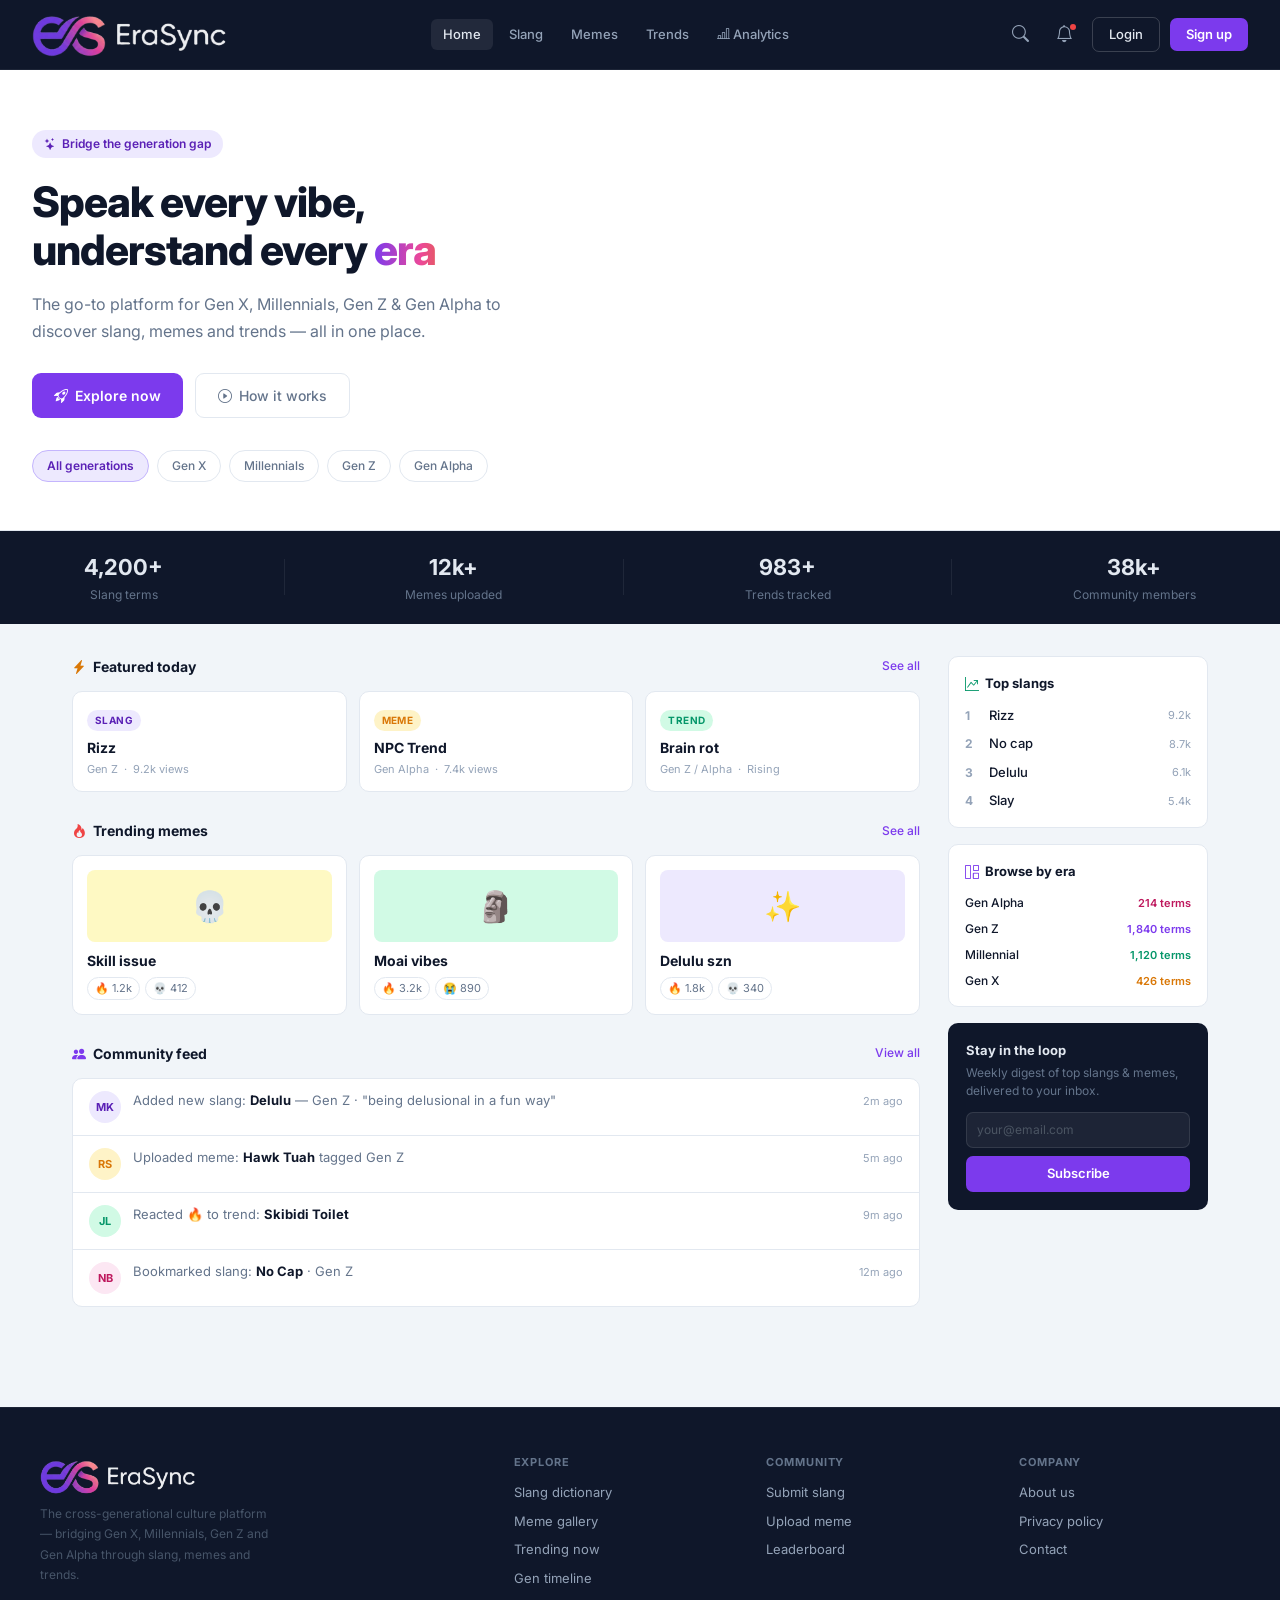
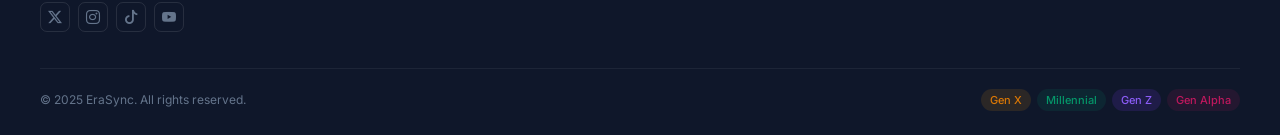
<file: Frontend/index.html>
<!doctype html>
<html lang="en">
  <head>
    <meta charset="UTF-8" />
    <meta name="viewport" content="width=device-width, initial-scale=1.0" />
    <title>EraSync — Bridge the Generation Gap</title>

    <!-- Bootstrap 5 CSS -->
    <link
      href="https://cdn.jsdelivr.net/npm/bootstrap@5.3.2/dist/css/bootstrap.min.css"
      rel="stylesheet"
    />

    <!-- Bootstrap Icons -->
    <link
      href="https://cdn.jsdelivr.net/npm/bootstrap-icons@1.11.3/font/bootstrap-icons.min.css"
      rel="stylesheet"
    />

    <!-- Google Font: Inter -->
    <link
      href="https://fonts.googleapis.com/css2?family=Inter:wght@400;500;600;700;800&display=swap"
      rel="stylesheet"
    />

    <!-- Our custom CSS -->
    <link rel="stylesheet" href="css/style.css" />
  </head>
  <body>
    <!-- ═══════════════════════════════════
       NAVBAR
  ═══════════════════════════════════ -->
    <nav class="site-nav">
      <div class="nav-logo">
        <a href="index.html" class="nav-logo-link">
          <img
            src="assets/logo-white.png"
            alt="EraSync Logo"
            class="nav-logo-img"
            height="32"
            width="auto"
          />
        </a>
      </div>

      <div class="nav-links">
        <span class="nav-link-item active">Home</span>
        <span class="nav-link-item">Slang</span>
        <span class="nav-link-item">Memes</span>
        <span class="nav-link-item">Trends</span>
        <span class="nav-link-item">
          <i class="bi bi-bar-chart-line"></i> Analytics
        </span>
      </div>

      <div class="nav-actions">
        <div class="nav-icon-btn"><i class="bi bi-search"></i></div>
        <div class="nav-icon-btn">
          <i class="bi bi-bell"></i>
          <span class="notif-dot"></span>
        </div>
        <button class="btn-login">Login</button>
        <button class="btn-signup">Sign up</button>
        <button class="hamburger" id="hamburgerBtn" aria-label="Open menu">
          <span></span>
          <span></span>
          <span></span>
        </button>
      </div>
    </nav>

    <div class="drawer-overlay" id="drawerOverlay"></div>

    <div class="side-drawer" id="sideDrawer">
      <!-- Drawer header -->
      <div class="drawer-header">
        <div class="nav-logo">
          <a href="index.html" class="nav-logo-link">
            <img
              src="assets/logo-white.png"
              alt="EraSync Logo"
              class="nav-logo-img"
              height="28"
              width="auto"
            />
          </a>
        </div>
        <button class="drawer-close" id="drawerClose" aria-label="Close menu">
          <i class="bi bi-x-lg"></i>
        </button>
      </div>

      <!-- Drawer nav links -->
      <div class="drawer-links">
        <span class="drawer-link active">Home</span>
        <span class="drawer-link">Slang</span>
        <span class="drawer-link">Memes</span>
        <span class="drawer-link">Trends</span>
        <span class="drawer-link">
          <i class="bi bi-bar-chart-line"></i> Analytics
        </span>
      </div>

      <!-- Drawer auth buttons -->
      <div class="drawer-auth">
        <button class="btn-login drawer-btn-full">Login</button>
        <button class="btn-signup drawer-btn-full">Sign up</button>
      </div>
    </div>

    <!-- ═══════════════════════════════════
       HERO SECTION
  ═══════════════════════════════════ -->
    <section class="hero">
      <div class="hero-eyebrow">
        <i class="bi bi-stars"></i>
        Bridge the generation gap
      </div>

      <h1 class="hero-heading">
        Speak every vibe,<br />
        understand every <span class="era-word">era</span>
      </h1>

      <p class="hero-subtext">
        The go-to platform for Gen X, Millennials, Gen Z &amp; Gen Alpha to
        discover slang, memes and trends — all in one place.
      </p>

      <div class="hero-cta">
        <button class="btn-primary-lg">
          <i class="bi bi-rocket-takeoff"></i> Explore now
        </button>
        <button class="btn-ghost-lg">
          <i class="bi bi-play-circle"></i> How it works
        </button>
      </div>

      <div class="gen-pills">
        <span class="gen-pill active">All generations</span>
        <span class="gen-pill">Gen X</span>
        <span class="gen-pill">Millennials</span>
        <span class="gen-pill">Gen Z</span>
        <span class="gen-pill">Gen Alpha</span>
      </div>
    </section>

    <!-- ═══════════════════════════════════
       STATS BAR
  ═══════════════════════════════════ -->
    <div class="stats-bar">
      <div class="stat-item">
        <div class="stat-number">4,200+</div>
        <div class="stat-label">Slang terms</div>
      </div>
      <div class="stat-divider"></div>
      <div class="stat-item">
        <div class="stat-number">12k+</div>
        <div class="stat-label">Memes uploaded</div>
      </div>
      <div class="stat-divider"></div>
      <div class="stat-item">
        <div class="stat-number">983+</div>
        <div class="stat-label">Trends tracked</div>
      </div>
      <div class="stat-divider"></div>
      <div class="stat-item">
        <div class="stat-number">38k+</div>
        <div class="stat-label">Community members</div>
      </div>
    </div>

    <!-- ═══════════════════════════════════
       MAIN CONTENT + SIDEBAR
  ═══════════════════════════════════ -->
    <div class="main-content">
      <!-- ── LEFT COLUMN ── -->
      <div>
        <!-- SECTION: Featured today -->
        <div class="section-block">
          <div class="section-header">
            <div class="section-title">
              <i class="bi bi-lightning-charge-fill icon-amber"></i>
              Featured today
            </div>
            <span class="section-link">See all</span>
          </div>
          <div class="cards-grid-3">
            <div class="content-card">
              <span class="ctag ctag-slang">Slang</span>
              <div class="card-title">Rizz</div>
              <div class="card-meta">Gen Z &nbsp;·&nbsp; 9.2k views</div>
            </div>
            <div class="content-card">
              <span class="ctag ctag-meme">Meme</span>
              <div class="card-title">NPC Trend</div>
              <div class="card-meta">Gen Alpha &nbsp;·&nbsp; 7.4k views</div>
            </div>
            <div class="content-card">
              <span class="ctag ctag-trend">Trend</span>
              <div class="card-title">Brain rot</div>
              <div class="card-meta">Gen Z / Alpha &nbsp;·&nbsp; Rising</div>
            </div>
          </div>
        </div>

        <!-- SECTION: Trending memes -->
        <div class="section-block">
          <div class="section-header">
            <div class="section-title">
              <i class="bi bi-fire icon-red"></i>
              Trending memes
            </div>
            <span class="section-link">See all</span>
          </div>
          <div class="cards-grid-3">
            <div class="content-card">
              <div class="meme-img meme-yellow">💀</div>
              <div class="card-title">Skill issue</div>
              <div class="meme-reacts">
                <span class="react-pill">🔥 1.2k</span>
                <span class="react-pill">💀 412</span>
              </div>
            </div>
            <div class="content-card">
              <div class="meme-img meme-green">🗿</div>
              <div class="card-title">Moai vibes</div>
              <div class="meme-reacts">
                <span class="react-pill">🔥 3.2k</span>
                <span class="react-pill">😭 890</span>
              </div>
            </div>
            <div class="content-card">
              <div class="meme-img meme-purple">✨</div>
              <div class="card-title">Delulu szn</div>
              <div class="meme-reacts">
                <span class="react-pill">🔥 1.8k</span>
                <span class="react-pill">💀 340</span>
              </div>
            </div>
          </div>
        </div>

        <!-- SECTION: Community feed -->
        <div class="section-block">
          <div class="section-header">
            <div class="section-title">
              <i class="bi bi-people-fill icon-purple"></i>
              Community feed
            </div>
            <span class="section-link">View all</span>
          </div>
          <div class="feed-list">
            <div class="feed-item">
              <div class="avatar av-purple">MK</div>
              <div class="feed-text">
                Added new slang: <strong>Delulu</strong> — Gen Z · "being
                delusional in a fun way"
              </div>
              <div class="feed-time">2m ago</div>
            </div>
            <div class="feed-item">
              <div class="avatar av-amber">RS</div>
              <div class="feed-text">
                Uploaded meme: <strong>Hawk Tuah</strong> tagged Gen Z
              </div>
              <div class="feed-time">5m ago</div>
            </div>
            <div class="feed-item">
              <div class="avatar av-green">JL</div>
              <div class="feed-text">
                Reacted 🔥 to trend: <strong>Skibidi Toilet</strong>
              </div>
              <div class="feed-time">9m ago</div>
            </div>
            <div class="feed-item">
              <div class="avatar av-pink">NB</div>
              <div class="feed-text">
                Bookmarked slang: <strong>No Cap</strong> · Gen Z
              </div>
              <div class="feed-time">12m ago</div>
            </div>
          </div>
        </div>
      </div>
      <!-- end left column -->

      <!-- ── RIGHT SIDEBAR ── -->
      <div>
        <!-- Top slangs -->
        <div class="sidebar-card">
          <div class="sidebar-title">
            <i class="bi bi-graph-up-arrow icon-green icon-sm"></i>
            Top slangs
          </div>
          <div class="top-slang-item">
            <span class="rank-num">1</span>
            <span class="slang-word">Rizz</span>
            <span class="slang-count">9.2k</span>
          </div>
          <div class="top-slang-item">
            <span class="rank-num">2</span>
            <span class="slang-word">No cap</span>
            <span class="slang-count">8.7k</span>
          </div>
          <div class="top-slang-item">
            <span class="rank-num">3</span>
            <span class="slang-word">Delulu</span>
            <span class="slang-count">6.1k</span>
          </div>
          <div class="top-slang-item">
            <span class="rank-num">4</span>
            <span class="slang-word">Slay</span>
            <span class="slang-count">5.4k</span>
          </div>
        </div>

        <!-- Browse by generation -->
        <div class="sidebar-card">
          <div class="sidebar-title">
            <i class="bi bi-grid-1x2 icon-purple icon-sm"></i>
            Browse by era
          </div>
          <div class="gen-era-item">
            <span class="gen-era-name">Gen Alpha</span>
            <span class="gen-era-count color-pink">214 terms</span>
          </div>
          <div class="gen-era-item">
            <span class="gen-era-name">Gen Z</span>
            <span class="gen-era-count color-purple">1,840 terms</span>
          </div>
          <div class="gen-era-item">
            <span class="gen-era-name">Millennial</span>
            <span class="gen-era-count color-green">1,120 terms</span>
          </div>
          <div class="gen-era-item">
            <span class="gen-era-name">Gen X</span>
            <span class="gen-era-count color-amber">426 terms</span>
          </div>
        </div>

        <!-- Newsletter -->
        <div class="newsletter-card">
          <div class="nl-title">Stay in the loop</div>
          <div class="nl-sub">
            Weekly digest of top slangs &amp; memes, delivered to your inbox.
          </div>
          <input class="nl-input" type="email" placeholder="your@email.com" />
          <button class="nl-btn">Subscribe</button>
        </div>
      </div>
    </div>
    <!-- end main content -->

    <!-- ═══════════════════════════════════
       FOOTER
  ═══════════════════════════════════ -->
    <footer class="site-footer">
      <div class="footer-grid">
        <div>
          <div class="footer-brand-name">
            <a href="index.html" class="footer-logo-link">
              <img
                src="assets/logo-white.png"
                alt="EraSync"
                class="footer-logo-img"
                height="24"
                width="auto"
              />
            </a>
          </div>
          <p class="footer-brand-desc">
            The cross-generational culture platform — bridging Gen X,
            Millennials, Gen Z and Gen Alpha through slang, memes and trends.
          </p>
          <div class="footer-socials">
            <div class="social-icon"><i class="bi bi-twitter-x"></i></div>
            <div class="social-icon"><i class="bi bi-instagram"></i></div>
            <div class="social-icon"><i class="bi bi-tiktok"></i></div>
            <div class="social-icon"><i class="bi bi-youtube"></i></div>
          </div>
        </div>
        <div class="footer-col">
          <h5>Explore</h5>
          <a href="#">Slang dictionary</a>
          <a href="#">Meme gallery</a>
          <a href="#">Trending now</a>
          <a href="#">Gen timeline</a>
        </div>
        <div class="footer-col">
          <h5>Community</h5>
          <a href="#">Submit slang</a>
          <a href="#">Upload meme</a>
          <a href="#">Leaderboard</a>
        </div>
        <div class="footer-col">
          <h5>Company</h5>
          <a href="#">About us</a>
          <a href="#">Privacy policy</a>
          <a href="#">Contact</a>
        </div>
      </div>
      <div class="footer-bottom">
        <span class="footer-copy">© 2025 EraSync. All rights reserved.</span>
        <div class="footer-gen-badges">
          <span class="gen-badge badge-x">Gen X</span>
          <span class="gen-badge badge-m">Millennial</span>
          <span class="gen-badge badge-z">Gen Z</span>
          <span class="gen-badge badge-a">Gen Alpha</span>
        </div>
      </div>
    </footer>

    <!-- Bootstrap 5 JS -->
    <script src="https://cdn.jsdelivr.net/npm/bootstrap@5.3.2/dist/js/bootstrap.bundle.min.js"></script>

    <!-- Our custom JS -->
    <script src="js/main.js"></script>
  </body>
</html>
</file>
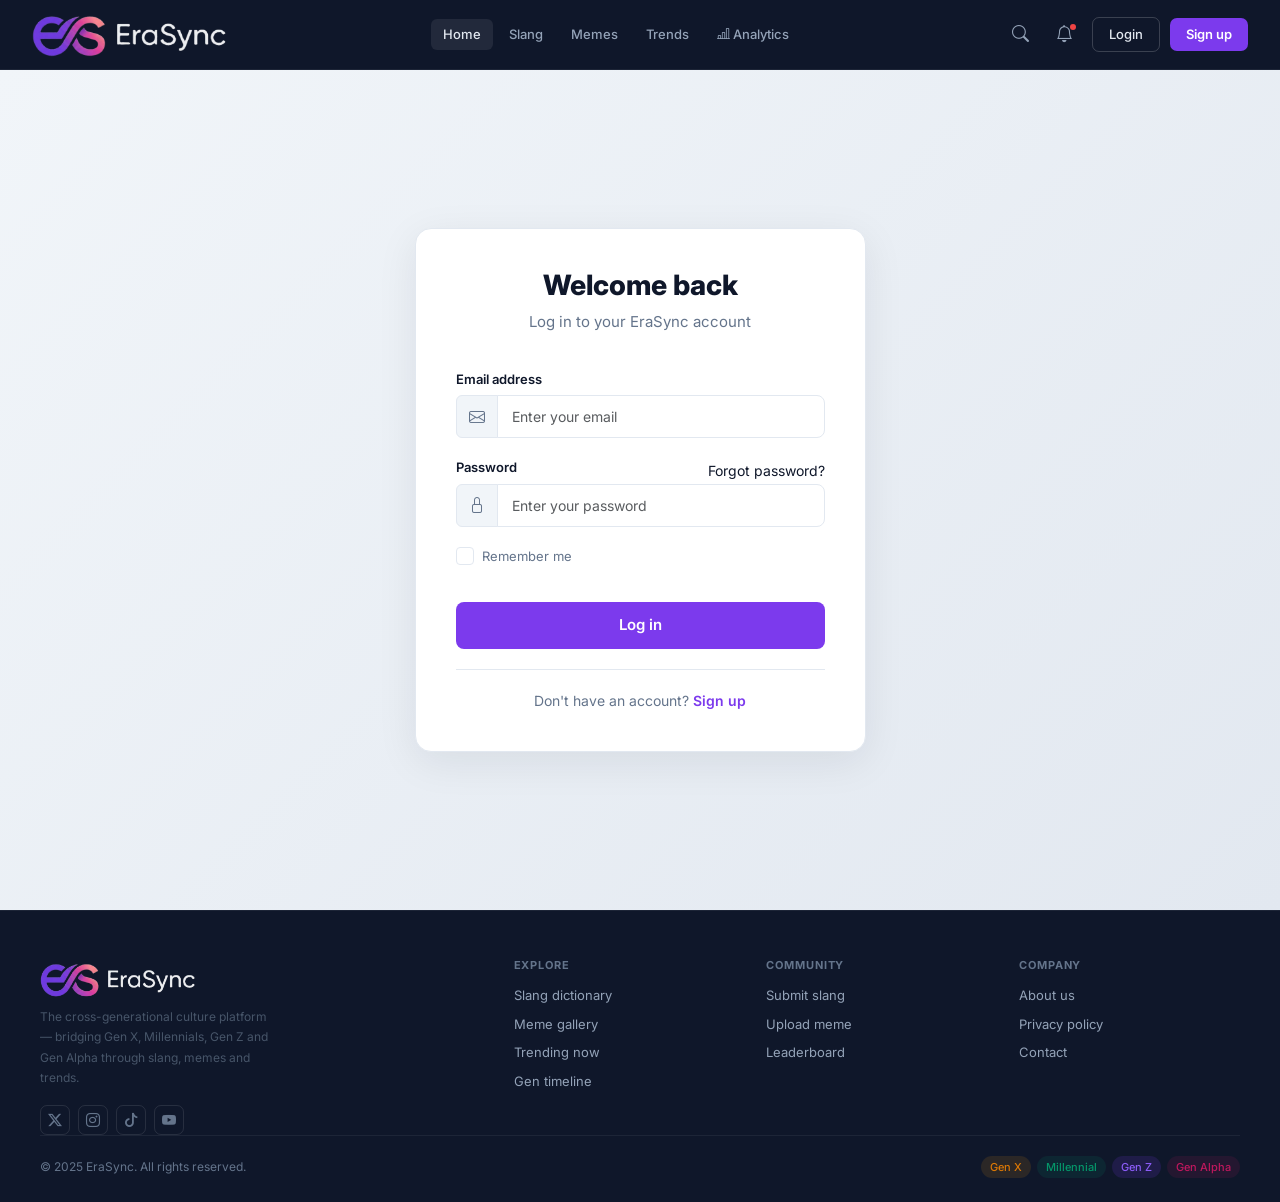
<file: Frontend/login.html>
<!doctype html>
<html lang="en">
  <head>
    <meta charset="UTF-8" />
    <meta name="viewport" content="width=device-width, initial-scale=1.0" />
    <title>Log in — EraSync</title>

    <!-- Bootstrap 5 CSS -->
    <link
      href="https://cdn.jsdelivr.net/npm/bootstrap@5.3.2/dist/css/bootstrap.min.css"
      rel="stylesheet"
    />

    <!-- Bootstrap Icons -->
    <link
      href="https://cdn.jsdelivr.net/npm/bootstrap-icons@1.11.3/font/bootstrap-icons.min.css"
      rel="stylesheet"
    />

    <!-- Google Font: Inter -->
    <link
      href="https://fonts.googleapis.com/css2?family=Inter:wght@400;500;600;700;800&display=swap"
      rel="stylesheet"
    />

    <!-- Our custom CSS -->
    <link rel="stylesheet" href="css/style.css" />
  </head>
  <body>
    <!-- ═══════════════════════════════════NAVBAR═══════════════════════════════════ -->
    <nav class="site-nav">
      <div class="nav-logo">
        <a href="index.html" class="nav-logo-link">
          <img
            src="assets/logo-white.png"
            alt="EraSync Logo"
            class="nav-logo-img"
            height="32"
            width="auto"
          />
        </a>
      </div>

      <div class="nav-links">
        <span class="nav-link-item active">Home</span>
        <span class="nav-link-item">Slang</span>
        <span class="nav-link-item">Memes</span>
        <span class="nav-link-item">Trends</span>
        <span class="nav-link-item">
          <i class="bi bi-bar-chart-line"></i> Analytics
        </span>
      </div>

      <div class="nav-actions">
        <div class="nav-icon-btn"><i class="bi bi-search"></i></div>
        <div class="nav-icon-btn">
          <i class="bi bi-bell"></i>
          <span class="notif-dot"></span>
        </div>
        <button class="btn-login">Login</button>
        <button class="btn-signup">Sign up</button>
        <button class="hamburger" id="hamburgerBtn" aria-label="Open menu">
          <span></span>
          <span></span>
          <span></span>
        </button>
      </div>
    </nav>

    <div class="drawer-overlay" id="drawerOverlay"></div>

    <div class="side-drawer" id="sideDrawer">
      <div class="drawer-header">
        <div class="nav-logo">
          <a href="index.html" class="nav-logo-link">
            <img
              src="assets/logo-white.png"
              alt="EraSync Logo"
              class="nav-logo-img"
              height="28"
              width="auto"
            />
          </a>
        </div>
        <button class="drawer-close" id="drawerClose" aria-label="Close menu">
          <i class="bi bi-x-lg"></i>
        </button>
      </div>

      <!-- Drawer nav links -->
      <div class="drawer-links">
        <span class="drawer-link active">Home</span>
        <span class="drawer-link">Slang</span>
        <span class="drawer-link">Memes</span>
        <span class="drawer-link">Trends</span>
        <span class="drawer-link">
          <i class="bi bi-bar-chart-line"></i> Analytics
        </span>
      </div>

      <!-- Drawer auth buttons -->
      <div class="drawer-auth">
        <button class="btn-login drawer-btn-full">Login</button>
        <button class="btn-signup drawer-btn-full">Sign up</button>
      </div>
    </div>

    <!-- ═══════════════════════════════════
       LOGIN FORM
  ═══════════════════════════════════ -->
    <section class="auth-section">
      <div class="container">
        <div class="row justify-content-center">
          <div class="col-md-8 col-lg-6 col-xl-5">
            <div class="auth-card">
              <!-- Header -->
              <div class="auth-header">
                <h2>Welcome back</h2>
                <p class="auth-subtitle">Log in to your EraSync account</p>
              </div>

              <!-- Alert messages -->
              <div id="loginAlert" class="alert d-none" role="alert"></div>

              <!-- Form -->
              <form id="loginForm" novalidate>
                <!-- Email -->
                <div class="form-group">
                  <label for="email" class="form-label">Email address</label>
                  <div class="input-group">
                    <span class="input-group-text"
                      ><i class="bi bi-envelope"></i
                    ></span>
                    <input
                      type="email"
                      class="form-control"
                      id="email"
                      placeholder="Enter your email"
                      required
                    />
                  </div>
                  <div class="invalid-feedback" id="emailFeedback"></div>
                </div>

                <!-- Password -->
                <div class="form-group">
                  <div
                    class="d-flex justify-content-between align-items-center"
                  >
                    <label for="password" class="form-label">Password</label>
                    <a href="#" class="text-decoration-none small"
                      >Forgot password?</a
                    >
                  </div>
                  <div class="input-group">
                    <span class="input-group-text"
                      ><i class="bi bi-lock"></i
                    ></span>
                    <input
                      type="password"
                      class="form-control"
                      id="password"
                      placeholder="Enter your password"
                      required
                    />
                  </div>
                  <div class="invalid-feedback" id="passwordFeedback"></div>
                </div>

                <!-- Remember me -->
                <div class="form-check mb-3">
                  <input
                    type="checkbox"
                    class="form-check-input"
                    id="rememberMe"
                  />
                  <label class="form-check-label" for="rememberMe"
                    >Remember me</label
                  >
                </div>

                <!-- Submit -->
                <button
                  type="submit"
                  class="btn btn-primary auth-submit-btn"
                  id="loginBtn"
                >
                  <span id="loginBtnText">Log in</span>
                  <span
                    id="loginBtnSpinner"
                    class="spinner-border spinner-border-sm d-none"
                    role="status"
                    aria-hidden="true"
                  ></span>
                </button>
              </form>

              <!-- Footer -->
              <div class="auth-footer">
                <p>
                  Don't have an account?
                  <a
                    href="register.html"
                    class="text-decoration-none fw-semibold"
                    >Sign up</a
                  >
                </p>
              </div>
            </div>
          </div>
        </div>
      </div>
    </section>

    <!-- ═══════════════════════════════════
       FOOTER
  ═══════════════════════════════════ -->
    <footer class="site-footer" style="margin-top: 0">
      <div class="footer-grid" style="max-width: 1200px; margin: 0 auto">
        <div>
          <div class="footer-brand-name">
            <a href="index.html" class="footer-logo-link">
              <img
                src="assets/logo-white.png"
                alt="EraSync"
                class="footer-logo-img"
                height="24"
                width="auto"
              />
            </a>
          </div>
          <p class="footer-brand-desc">
            The cross-generational culture platform — bridging Gen X,
            Millennials, Gen Z and Gen Alpha through slang, memes and trends.
          </p>
          <div class="footer-socials">
            <div class="social-icon"><i class="bi bi-twitter-x"></i></div>
            <div class="social-icon"><i class="bi bi-instagram"></i></div>
            <div class="social-icon"><i class="bi bi-tiktok"></i></div>
            <div class="social-icon"><i class="bi bi-youtube"></i></div>
          </div>
        </div>
        <div class="footer-col">
          <h5>Explore</h5>
          <a href="#">Slang dictionary</a>
          <a href="#">Meme gallery</a>
          <a href="#">Trending now</a>
          <a href="#">Gen timeline</a>
        </div>
        <div class="footer-col">
          <h5>Community</h5>
          <a href="#">Submit slang</a>
          <a href="#">Upload meme</a>
          <a href="#">Leaderboard</a>
        </div>
        <div class="footer-col">
          <h5>Company</h5>
          <a href="#">About us</a>
          <a href="#">Privacy policy</a>
          <a href="#">Contact</a>
        </div>
      </div>
      <div class="footer-bottom" style="max-width: 1200px; margin: 0 auto">
        <span class="footer-copy">© 2025 EraSync. All rights reserved.</span>
        <div class="footer-gen-badges">
          <span class="gen-badge badge-x">Gen X</span>
          <span class="gen-badge badge-m">Millennial</span>
          <span class="gen-badge badge-z">Gen Z</span>
          <span class="gen-badge badge-a">Gen Alpha</span>
        </div>
      </div>
    </footer>

    <!-- Bootstrap 5 JS -->
    <script src="https://cdn.jsdelivr.net/npm/bootstrap@5.3.2/dist/js/bootstrap.bundle.min.js"></script>

    <!-- Our custom JS -->
    <script src="js/main.js"></script>
    <script src="js/login.js"></script>
  </body>
</html>
</file>
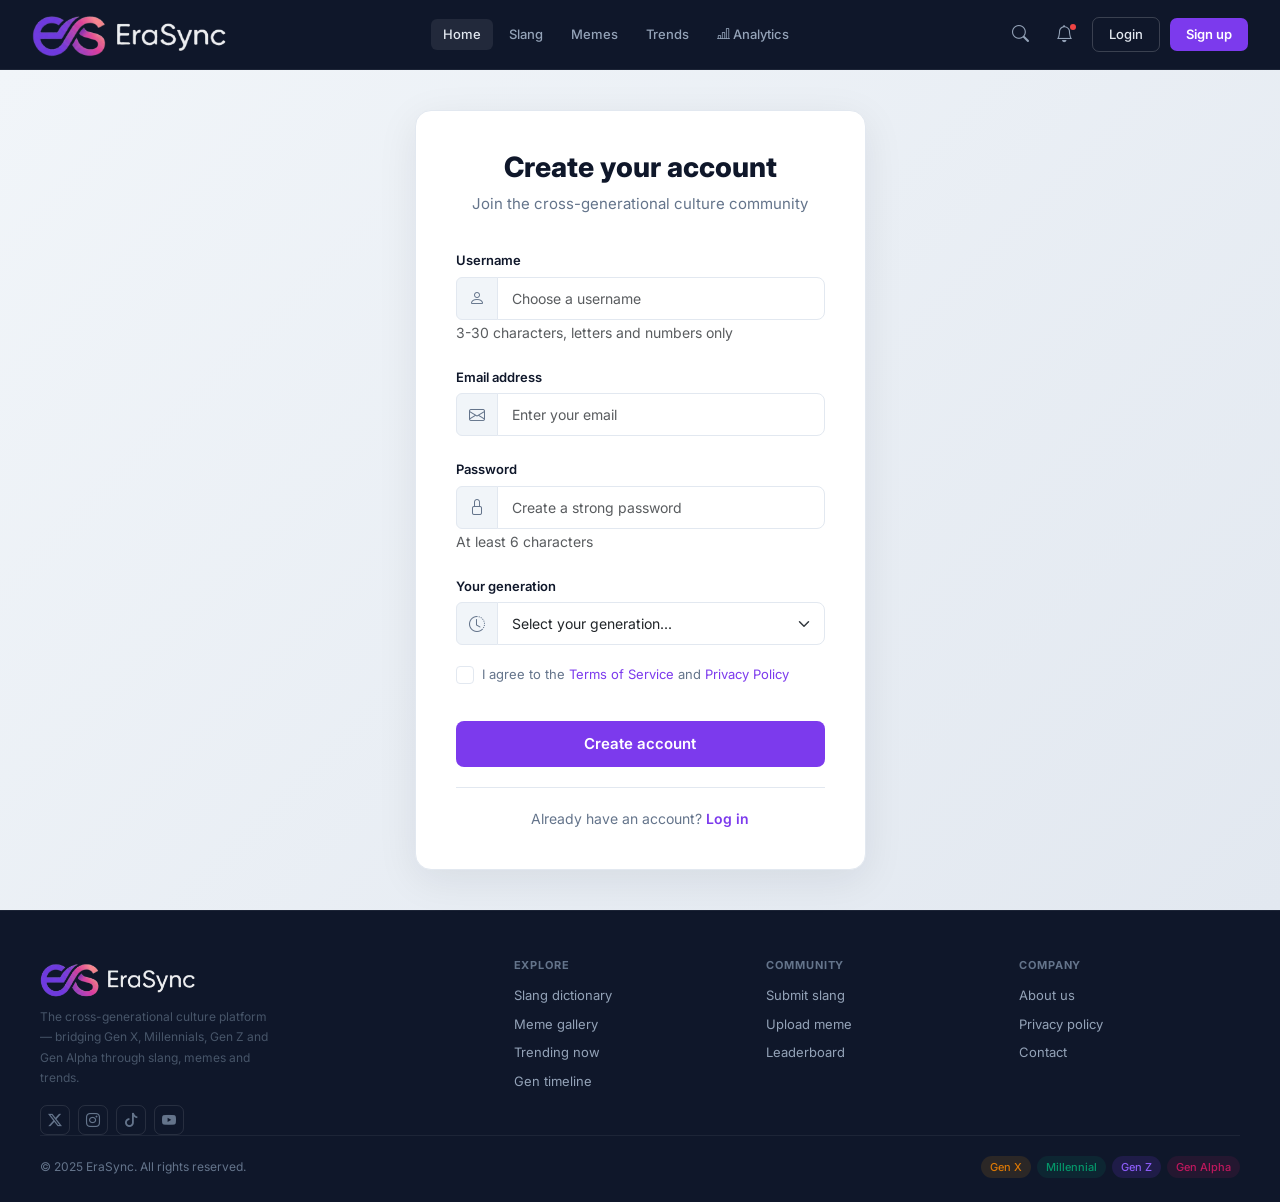
<file: Frontend/register.html>
<!doctype html>
<html lang="en">
  <head>
    <meta charset="UTF-8" />
    <meta name="viewport" content="width=device-width, initial-scale=1.0" />
    <title>Sign up — EraSync</title>

    <!-- Bootstrap 5 CSS -->
    <link
      href="https://cdn.jsdelivr.net/npm/bootstrap@5.3.2/dist/css/bootstrap.min.css"
      rel="stylesheet"
    />

    <!-- Bootstrap Icons -->
    <link
      href="https://cdn.jsdelivr.net/npm/bootstrap-icons@1.11.3/font/bootstrap-icons.min.css"
      rel="stylesheet"
    />

    <!-- Google Font: Inter -->
    <link
      href="https://fonts.googleapis.com/css2?family=Inter:wght@400;500;600;700;800&display=swap"
      rel="stylesheet"
    />

    <!-- Our custom CSS -->
    <link rel="stylesheet" href="css/style.css" />
  </head>
  <body>
    <!-- ═══════════════════════════════════
       NAVBAR (simplified for auth pages)
  ═══════════════════════════════════ -->
    <!-- ═══════════════════════════════════
       NAVBAR
  ═══════════════════════════════════ -->
    <nav class="site-nav">
      <div class="nav-logo">
        <a href="index.html" class="nav-logo-link">
          <img
            src="assets/logo-white.png"
            alt="EraSync Logo"
            class="nav-logo-img"
            height="32"
            width="auto"
          />
        </a>
      </div>

      <div class="nav-links">
        <span class="nav-link-item active">Home</span>
        <span class="nav-link-item">Slang</span>
        <span class="nav-link-item">Memes</span>
        <span class="nav-link-item">Trends</span>
        <span class="nav-link-item">
          <i class="bi bi-bar-chart-line"></i> Analytics
        </span>
      </div>

      <div class="nav-actions">
        <div class="nav-icon-btn"><i class="bi bi-search"></i></div>
        <div class="nav-icon-btn">
          <i class="bi bi-bell"></i>
          <span class="notif-dot"></span>
        </div>
        <button class="btn-login">Login</button>
        <button class="btn-signup">Sign up</button>
        <button class="hamburger" id="hamburgerBtn" aria-label="Open menu">
          <span></span>
          <span></span>
          <span></span>
        </button>
      </div>
    </nav>

    <div class="drawer-overlay" id="drawerOverlay"></div>

    <div class="side-drawer" id="sideDrawer">
      <div class="drawer-header">
        <div class="nav-logo">
          <a href="index.html" class="nav-logo-link">
            <img
              src="assets/logo-white.png"
              alt="EraSync Logo"
              class="nav-logo-img"
              height="28"
              width="auto"
            />
          </a>
        </div>
        <button class="drawer-close" id="drawerClose" aria-label="Close menu">
          <i class="bi bi-x-lg"></i>
        </button>
      </div>

      <!-- Drawer nav links -->
      <div class="drawer-links">
        <span class="drawer-link active">Home</span>
        <span class="drawer-link">Slang</span>
        <span class="drawer-link">Memes</span>
        <span class="drawer-link">Trends</span>
        <span class="drawer-link">
          <i class="bi bi-bar-chart-line"></i> Analytics
        </span>
      </div>

      <!-- Drawer auth buttons -->
      <div class="drawer-auth">
        <button class="btn-login drawer-btn-full">Login</button>
        <button class="btn-signup drawer-btn-full">Sign up</button>
      </div>
    </div>

    <!-- ═══════════════════════════════════
       REGISTER FORM
  ═══════════════════════════════════ -->
    <section class="auth-section">
      <div class="container">
        <div class="row justify-content-center">
          <div class="col-md-8 col-lg-6 col-xl-5">
            <div class="auth-card">
              <!-- Header -->
              <div class="auth-header">
                <h2>Create your account</h2>
                <p class="auth-subtitle">
                  Join the cross-generational culture community
                </p>
              </div>

              <!-- Alert messages -->
              <div id="registerAlert" class="alert d-none" role="alert"></div>

              <!-- Form -->
              <form id="registerForm" novalidate>
                <!-- Username -->
                <div class="form-group">
                  <label for="username" class="form-label">Username</label>
                  <div class="input-group">
                    <span class="input-group-text"
                      ><i class="bi bi-person"></i
                    ></span>
                    <input
                      type="text"
                      class="form-control"
                      id="username"
                      placeholder="Choose a username"
                      required
                      minlength="3"
                      maxlength="30"
                    />
                  </div>
                  <div class="invalid-feedback" id="usernameFeedback"></div>
                  <small class="text-muted"
                    >3-30 characters, letters and numbers only</small
                  >
                </div>

                <!-- Email -->
                <div class="form-group">
                  <label for="email" class="form-label">Email address</label>
                  <div class="input-group">
                    <span class="input-group-text"
                      ><i class="bi bi-envelope"></i
                    ></span>
                    <input
                      type="email"
                      class="form-control"
                      id="email"
                      placeholder="Enter your email"
                      required
                    />
                  </div>
                  <div class="invalid-feedback" id="emailFeedback"></div>
                </div>

                <!-- Password -->
                <div class="form-group">
                  <label for="password" class="form-label">Password</label>
                  <div class="input-group">
                    <span class="input-group-text"
                      ><i class="bi bi-lock"></i
                    ></span>
                    <input
                      type="password"
                      class="form-control"
                      id="password"
                      placeholder="Create a strong password"
                      required
                      minlength="6"
                    />
                  </div>
                  <div class="invalid-feedback" id="passwordFeedback"></div>
                  <small class="text-muted">At least 6 characters</small>
                </div>

                <!-- Generation -->
                <div class="form-group">
                  <label for="generation" class="form-label"
                    >Your generation</label
                  >
                  <div class="input-group">
                    <span class="input-group-text"
                      ><i class="bi bi-clock-history"></i
                    ></span>
                    <select class="form-select" id="generation" required>
                      <option value="">Select your generation...</option>
                      <option value="Gen X">Gen X (1965–1980)</option>
                      <option value="Millennial">Millennial (1981–1996)</option>
                      <option value="Gen Z">Gen Z (1997–2012)</option>
                      <option value="Gen Alpha">Gen Alpha (2013+)</option>
                    </select>
                  </div>
                  <div class="invalid-feedback" id="generationFeedback"></div>
                </div>

                <!-- Terms -->
                <div class="form-check mb-3">
                  <input
                    type="checkbox"
                    class="form-check-input"
                    id="terms"
                    required
                  />
                  <label class="form-check-label" for="terms">
                    I agree to the
                    <a href="#" class="text-decoration-none"
                      >Terms of Service</a
                    >
                    and
                    <a href="#" class="text-decoration-none">Privacy Policy</a>
                  </label>
                  <div class="invalid-feedback" id="termsFeedback">
                    You must agree to the terms
                  </div>
                </div>

                <!-- Submit -->
                <button
                  type="submit"
                  class="btn btn-primary auth-submit-btn"
                  id="registerBtn"
                >
                  <span id="registerBtnText">Create account</span>
                  <span
                    id="registerBtnSpinner"
                    class="spinner-border spinner-border-sm d-none"
                    role="status"
                    aria-hidden="true"
                  ></span>
                </button>
              </form>

              <!-- Footer -->
              <div class="auth-footer">
                <p>
                  Already have an account?
                  <a href="login.html" class="text-decoration-none fw-semibold"
                    >Log in</a
                  >
                </p>
              </div>
            </div>
          </div>
        </div>
      </div>
    </section>

    <!-- ═══════════════════════════════════
       FOOTER
  ═══════════════════════════════════ -->
    <footer class="site-footer" style="margin-top: 0">
      <div class="footer-grid" style="max-width: 1200px; margin: 0 auto">
        <div>
          <div class="footer-brand-name">
            <a href="index.html" class="footer-logo-link">
              <img
                src="assets/logo-white.png"
                alt="EraSync"
                class="footer-logo-img"
                height="24"
                width="auto"
              />
            </a>
          </div>
          <p class="footer-brand-desc">
            The cross-generational culture platform — bridging Gen X,
            Millennials, Gen Z and Gen Alpha through slang, memes and trends.
          </p>
          <div class="footer-socials">
            <div class="social-icon"><i class="bi bi-twitter-x"></i></div>
            <div class="social-icon"><i class="bi bi-instagram"></i></div>
            <div class="social-icon"><i class="bi bi-tiktok"></i></div>
            <div class="social-icon"><i class="bi bi-youtube"></i></div>
          </div>
        </div>
        <div class="footer-col">
          <h5>Explore</h5>
          <a href="#">Slang dictionary</a>
          <a href="#">Meme gallery</a>
          <a href="#">Trending now</a>
          <a href="#">Gen timeline</a>
        </div>
        <div class="footer-col">
          <h5>Community</h5>
          <a href="#">Submit slang</a>
          <a href="#">Upload meme</a>
          <a href="#">Leaderboard</a>
        </div>
        <div class="footer-col">
          <h5>Company</h5>
          <a href="#">About us</a>
          <a href="#">Privacy policy</a>
          <a href="#">Contact</a>
        </div>
      </div>
      <div class="footer-bottom" style="max-width: 1200px; margin: 0 auto">
        <span class="footer-copy">© 2025 EraSync. All rights reserved.</span>
        <div class="footer-gen-badges">
          <span class="gen-badge badge-x">Gen X</span>
          <span class="gen-badge badge-m">Millennial</span>
          <span class="gen-badge badge-z">Gen Z</span>
          <span class="gen-badge badge-a">Gen Alpha</span>
        </div>
      </div>
    </footer>

    <!-- Bootstrap 5 JS -->
    <script src="https://cdn.jsdelivr.net/npm/bootstrap@5.3.2/dist/js/bootstrap.bundle.min.js"></script>

    <!-- Our custom JS -->
    <script src="js/main.js"></script>
    <script src="js/register.js"></script>
  </body>
</html>
</file>
<file: Frontend/css/style.css>
/* ─────────────────────────────────────────────
   ERASYNC — style.css
───────────────────────────────────────────── */


/* ─────────────────────────────────────────
   1. DESIGN TOKENS
───────────────────────────────────────────── */
:root {
  --navy:        #0f172a;
  --navy-2:      #1e293b;
  --white:       #ffffff;
  --bg:          #f1f5f9;
  --card:        #ffffff;
  --border:      #e2e8f0;

  --text:        #0f172a;
  --text-2:      #64748b;
  --text-3:      #94a3b8;

  --purple:      #7c3aed;
  --purple-lt:   #ede9fe;
  --purple-txt:  #5b21b6;

  --green:       #059669;
  --green-lt:    #d1fae5;
  --amber:       #d97706;
  --amber-lt:    #fef3c7;
  --pink:        #be185d;
  --pink-lt:     #fce7f3;
  --red:         #dc2626;

  --radius:      10px;
}


/* ─────────────────────────────────────────
   2. BASE RESET
───────────────────────────────────────────── */
* { box-sizing: border-box; }

body {
  font-family: 'Inter', sans-serif;
  background-color: var(--bg);
  color: var(--text);
  margin: 0;
}

a { text-decoration: none; color: inherit; }


/* ─────────────────────────────────────────
   3. NAVBAR
───────────────────────────────────────────── */
.site-nav {
  background-color: var(--navy);
  padding: 0 32px;
  height: 70px; /* Increased from 60px to accommodate bigger logo */
  display: flex;
  align-items: center;
  justify-content: space-between;
  position: sticky;
  top: 0;
  z-index: 100;
  border-bottom: 1px solid rgba(255,255,255,0.06);
}

/* ── NAVBAR LOGO ── */
.nav-logo {
  display: flex;
  align-items: center;
  height: 100%;
}

.nav-logo-link {
  display: flex;
  align-items: center;
  height: 100%;
  text-decoration: none;
}

.nav-logo-img {
  height: 50px; /* Increased from 90px (was too big) */
  width: auto;
  object-fit: contain;
  display: block;
}

.nav-logo-img:hover {
  opacity: 0.85;
  transition: opacity 0.2s ease;
}

/* ── NAV LINKS ── */
.nav-links {
  display: flex;
  align-items: center;
  gap: 4px;
}

.nav-link-item {
  color: #94a3b8;
  font-size: 13px;
  font-weight: 500;
  padding: 6px 12px;
  border-radius: 6px;
  cursor: pointer;
  transition: color 0.15s, background 0.15s;
}

.nav-link-item:hover { 
  color: #fff; 
  background: rgba(255,255,255,0.06); 
}

.nav-link-item.active { 
  color: #e2e8f0; 
  background: rgba(255,255,255,0.08); 
}

/* ── NAV ACTIONS ── */
.nav-actions {
  display: flex;
  align-items: center;
  gap: 10px;
}

.nav-icon-btn {
  width: 34px;
  height: 34px;
  border-radius: 8px;
  display: flex;
  align-items: center;
  justify-content: center;
  color: #94a3b8;
  font-size: 17px;
  cursor: pointer;
  transition: background 0.15s, color 0.15s;
  position: relative;
}

.nav-icon-btn:hover { 
  background: rgba(255,255,255,0.07); 
  color: #fff; 
}

.notif-dot {
  position: absolute;
  top: 6px;
  right: 6px;
  width: 6px;
  height: 6px;
  background: #ef4444;
  border-radius: 50%;
}

.btn-login {
  font-size: 13px;
  font-weight: 500;
  padding: 7px 16px;
  border-radius: 7px;
  border: 1px solid rgba(255,255,255,0.18);
  color: #e2e8f0;
  background: transparent;
  cursor: pointer;
  transition: border-color 0.15s, color 0.15s;
}

.btn-login:hover { 
  border-color: rgba(255,255,255,0.35); 
  color: #fff; 
}

.btn-signup {
  font-size: 13px;
  font-weight: 600;
  padding: 7px 16px;
  border-radius: 7px;
  background: var(--purple);
  color: #fff;
  border: none;
  cursor: pointer;
  transition: background 0.15s;
}

.btn-signup:hover { 
  background: #6d28d9; 
}

/* ── HAMBURGER ── */
.hamburger {
  display: none;
  flex-direction: column;
  gap: 5px;
  cursor: pointer;
  padding: 4px;
  background: none;
  border: none;
}

.hamburger span {
  display: block;
  width: 22px;
  height: 2px;
  background: #94a3b8;
  border-radius: 2px;
  transition: all 0.25s;
}

/* Mobile drawer — hidden by default */
.mobile-menu {
  display: none;
  flex-direction: column;
  background: var(--navy);
  border-top: 1px solid rgba(255,255,255,0.06);
  padding: 16px 20px;
  gap: 6px;
}

.mobile-menu.open { display: flex; }

.mobile-link {
  color: #94a3b8;
  font-size: 14px;
  font-weight: 500;
  padding: 10px 12px;
  border-radius: 8px;
  cursor: pointer;
  transition: background 0.15s, color 0.15s;
}

.mobile-link:hover { background: rgba(255,255,255,0.06); color: #fff; }

.mobile-auth {
  display: flex;
  gap: 10px;
  margin-top: 8px;
  padding-top: 12px;
  border-top: 1px solid rgba(255,255,255,0.06);
}

.mobile-auth .btn-login,
.mobile-auth .btn-signup {
  flex: 1;
  text-align: center;
}


/* ─────────────────────────────────────────
   4. HERO
───────────────────────────────────────────── */
.hero {
  background: var(--white);
  padding: 60px 32px 48px;
  border-bottom: 1px solid var(--border);
}

.hero-eyebrow {
  display: inline-flex;
  align-items: center;
  gap: 6px;
  background: var(--purple-lt);
  color: var(--purple-txt);
  font-size: 12px;
  font-weight: 600;
  padding: 5px 12px;
  border-radius: 20px;
  margin-bottom: 20px;
}

.hero-heading {
  font-size: 42px;
  font-weight: 800;
  line-height: 1.15;
  color: var(--text);
  margin-bottom: 16px;
  letter-spacing: -1px;
}

.hero-heading .era-word {
  background: linear-gradient(90deg, #7c3aed, #ec4899, #d97706, #059669, #7c3aed);
  background-size: 300% auto;
  -webkit-background-clip: text;
  -webkit-text-fill-color: transparent;
  background-clip: text;
  animation: era-shift 5s linear infinite;
}

@keyframes era-shift {
  0%   { background-position: 0% center; }
  100% { background-position: 300% center; }
}

.hero-subtext {
  font-size: 16px;
  color: var(--text-2);
  line-height: 1.7;
  max-width: 520px;
  margin-bottom: 28px;
}

.hero-cta {
  display: flex;
  gap: 12px;
  flex-wrap: wrap;
  margin-bottom: 32px;
}

.btn-primary-lg {
  display: inline-flex;
  align-items: center;
  gap: 7px;
  background: var(--purple);
  color: #fff;
  font-size: 14px;
  font-weight: 600;
  padding: 11px 22px;
  border-radius: 9px;
  border: none;
  cursor: pointer;
  transition: background 0.15s;
}

.btn-primary-lg:hover { background: #6d28d9; }

.btn-ghost-lg {
  display: inline-flex;
  align-items: center;
  gap: 7px;
  background: transparent;
  color: var(--text-2);
  font-size: 14px;
  font-weight: 500;
  padding: 11px 22px;
  border-radius: 9px;
  border: 1px solid var(--border);
  cursor: pointer;
  transition: border-color 0.15s, color 0.15s;
}

.btn-ghost-lg:hover { border-color: #94a3b8; color: var(--text); }

.gen-pills {
  display: flex;
  gap: 8px;
  flex-wrap: wrap;
}

.gen-pill {
  font-size: 12px;
  font-weight: 500;
  padding: 6px 14px;
  border-radius: 20px;
  border: 1px solid var(--border);
  color: var(--text-2);
  background: var(--white);
  cursor: pointer;
  transition: all 0.15s;
}

.gen-pill:hover { border-color: var(--purple); color: var(--purple); }

.gen-pill.active {
  background: var(--purple-lt);
  border-color: #c4b5fd;
  color: var(--purple-txt);
  font-weight: 600;
}


/* ─────────────────────────────────────────
   5. STATS BAR
───────────────────────────────────────────── */
.stats-bar {
  background: var(--navy);
  padding: 20px 32px;
  display: flex;
  justify-content: space-around;
  align-items: center;
  flex-wrap: wrap;
  gap: 16px;
}

.stat-item { text-align: center; }

.stat-number {
  font-size: 22px;
  font-weight: 700;
  color: #e2e8f0;
}

.stat-label {
  font-size: 12px;
  color: #64748b;
  margin-top: 2px;
}

.stat-divider {
  width: 1px;
  height: 36px;
  background: rgba(255,255,255,0.07);
}


/* ─────────────────────────────────────────
   6. MAIN CONTENT LAYOUT
───────────────────────────────────────────── */
.main-content {
  padding: 32px;
  max-width: 1200px;
  margin: 0 auto;
  display: grid;
  grid-template-columns: 1fr 260px;
  gap: 28px;
  align-items: start;
}


/* ─────────────────────────────────────────
   7. SECTION HEADERS
───────────────────────────────────────────── */
.section-block { margin-bottom: 28px; }

.section-header {
  display: flex;
  align-items: center;
  justify-content: space-between;
  margin-bottom: 14px;
}

.section-title {
  font-size: 14px;
  font-weight: 700;
  color: var(--text);
  display: flex;
  align-items: center;
  gap: 7px;
}

.section-link {
  font-size: 12px;
  font-weight: 500;
  color: var(--purple);
  cursor: pointer;
}

.section-link:hover { text-decoration: underline; }


/* ─────────────────────────────────────────
   8. CONTENT TYPE TAGS
───────────────────────────────────────────── */
.ctag {
  font-size: 10px;
  font-weight: 700;
  padding: 3px 8px;
  border-radius: 20px;
  display: inline-block;
  text-transform: uppercase;
  letter-spacing: 0.04em;
}

.ctag-slang { background: var(--purple-lt); color: var(--purple-txt); }
.ctag-meme  { background: var(--amber-lt);  color: var(--amber); }
.ctag-trend { background: var(--green-lt);  color: var(--green); }


/* ─────────────────────────────────────────
   9. CARDS
───────────────────────────────────────────── */
.cards-grid-3 {
  display: grid;
  grid-template-columns: repeat(3, 1fr);
  gap: 12px;
}

.content-card {
  background: var(--card);
  border: 1px solid var(--border);
  border-radius: var(--radius);
  padding: 14px;
  cursor: pointer;
  transition: box-shadow 0.15s, border-color 0.15s;
}

.content-card:hover {
  border-color: #c4b5fd;
  box-shadow: 0 4px 16px rgba(124,58,237,0.08);
}

.card-title {
  font-size: 14px;
  font-weight: 700;
  color: var(--text);
  margin: 6px 0 3px;
}

.card-meta { font-size: 11px; color: var(--text-3); }

.meme-img {
  height: 72px;
  border-radius: 8px;
  display: flex;
  align-items: center;
  justify-content: center;
  font-size: 30px;
  margin-bottom: 8px;
}

.meme-reacts { display: flex; gap: 5px; margin-top: 6px; }

.react-pill {
  font-size: 11px;
  color: var(--text-2);
  padding: 2px 7px;
  border: 1px solid var(--border);
  border-radius: 20px;
}


/* ─────────────────────────────────────────
   10. COMMUNITY FEED
───────────────────────────────────────────── */
.feed-list {
  background: var(--card);
  border: 1px solid var(--border);
  border-radius: var(--radius);
  overflow: hidden;
}

.feed-item {
  display: flex;
  align-items: flex-start;
  gap: 12px;
  padding: 12px 16px;
  border-bottom: 1px solid var(--border);
}

.feed-item:last-child { border-bottom: none; }

.avatar {
  width: 32px;
  height: 32px;
  border-radius: 50%;
  display: flex;
  align-items: center;
  justify-content: center;
  font-size: 11px;
  font-weight: 700;
  flex-shrink: 0;
}

.av-purple { background: var(--purple-lt); color: var(--purple-txt); }
.av-amber  { background: var(--amber-lt);  color: var(--amber); }
.av-green  { background: var(--green-lt);  color: var(--green); }
.av-pink   { background: var(--pink-lt);   color: var(--pink); }

.feed-text {
  flex: 1;
  font-size: 13px;
  color: var(--text-2);
  line-height: 1.5;
}

.feed-text strong { color: var(--text); }

.feed-time {
  font-size: 11px;
  color: var(--text-3);
  white-space: nowrap;
  margin-top: 2px;
}


/* ─────────────────────────────────────────
   11. SIDEBAR
───────────────────────────────────────────── */
.sidebar-card {
  background: var(--card);
  border: 1px solid var(--border);
  border-radius: var(--radius);
  padding: 16px;
  margin-bottom: 16px;
}

.sidebar-title {
  font-size: 13px;
  font-weight: 700;
  color: var(--text);
  margin-bottom: 12px;
  display: flex;
  align-items: center;
  gap: 6px;
}

.top-slang-item {
  display: flex;
  align-items: center;
  gap: 8px;
  margin-bottom: 9px;
}

.top-slang-item:last-child { margin-bottom: 0; }

.rank-num { font-size: 12px; font-weight: 700; color: var(--text-3); width: 16px; }
.slang-word { font-size: 13px; font-weight: 500; color: var(--text); flex: 1; }
.slang-count { font-size: 11px; color: var(--text-3); }

.gen-era-item {
  display: flex;
  justify-content: space-between;
  align-items: center;
  font-size: 12px;
  margin-bottom: 8px;
}

.gen-era-item:last-child { margin-bottom: 0; }
.gen-era-name { color: var(--text); font-weight: 500; }
.gen-era-count { font-size: 11px; font-weight: 600; }

.newsletter-card {
  background: var(--navy);
  border-radius: var(--radius);
  padding: 18px;
  margin-bottom: 16px;
}

.nl-title { font-size: 13px; font-weight: 700; color: #e2e8f0; margin-bottom: 4px; }
.nl-sub { font-size: 12px; color: #64748b; margin-bottom: 12px; line-height: 1.5; }

.nl-input {
  width: 100%;
  background: rgba(255,255,255,0.06);
  border: 1px solid rgba(255,255,255,0.1);
  border-radius: 7px;
  padding: 8px 10px;
  font-size: 12px;
  color: #e2e8f0;
  margin-bottom: 8px;
  outline: none;
}

.nl-input::placeholder { color: #4b5563; }
.nl-input:focus { border-color: rgba(167,139,250,0.4); }

.nl-btn {
  width: 100%;
  background: var(--purple);
  color: #fff;
  font-size: 13px;
  font-weight: 600;
  padding: 8px;
  border-radius: 7px;
  border: none;
  cursor: pointer;
  transition: background 0.15s;
}

.nl-btn:hover { background: #6d28d9; }


/* ─────────────────────────────────────────
   12. FOOTER
───────────────────────────────────────────── */
.site-footer {
  background: var(--navy);
  padding: 48px 32px 24px;
  border-top: 1px solid rgba(255,255,255,0.06);
  margin-top: 40px;
}

.footer-grid {
  display: grid;
  grid-template-columns: 2fr 1fr 1fr 1fr;
  gap: 32px;
  margin-bottom: 36px;
  max-width: 1200px;
  margin-left: auto;
  margin-right: auto;
}

.footer-brand-name {
  display: flex;
  align-items: center;
  font-size: 18px;
  font-weight: 700;
  color: #a78bfa;
  margin-bottom: 8px;
}

.footer-logo-link {
  display: inline-block;
}

.footer-logo-img {
  height: 40px; /* Increased from 85px (was too big) */
  width: auto;
  object-fit: contain;
}

.footer-brand-desc { 
  font-size: 12px; 
  color: #475569; 
  line-height: 1.7; 
  max-width: 240px; 
}

.footer-socials { display: flex; gap: 8px; margin-top: 14px; }

.social-icon {
  width: 30px;
  height: 30px;
  border: 1px solid rgba(255,255,255,0.1);
  border-radius: 7px;
  display: flex;
  align-items: center;
  justify-content: center;
  color: #64748b;
  font-size: 14px;
  cursor: pointer;
  transition: border-color 0.15s, color 0.15s;
}

.social-icon:hover { border-color: rgba(167,139,250,0.4); color: #a78bfa; }

.footer-col h5 {
  font-size: 11px;
  font-weight: 700;
  text-transform: uppercase;
  letter-spacing: 0.08em;
  color: #64748b;
  margin-bottom: 14px;
}

.footer-col a {
  display: block;
  font-size: 13px;
  color: #94a3b8 !important;;
  margin-bottom: 9px;
  cursor: pointer;
  transition: color 0.15s;
}

.footer-col a:hover { color:  #e2e8f0 !important; }

.footer-bottom {
  display: flex;
  align-items: center;
  justify-content: space-between;
  flex-wrap: wrap;
  gap: 12px;
  border-top: 1px solid rgba(255,255,255,0.06);
  padding-top: 20px;
  max-width: 1200px;
  margin: 0 auto;
}

.footer-copy { font-size: 12px; color:  #64748b; }
.footer-gen-badges { display: flex; gap: 6px; flex-wrap: wrap; }

.gen-badge { font-size: 11px; font-weight: 500; padding: 3px 9px; border-radius: 20px; }
.badge-x { background: rgba(245,158,11,0.12); color: #d97706; }
.badge-m { background: rgba(5,150,105,0.12);  color: #059669; }
.badge-z { background: rgba(124,58,237,0.15); color: #8b5cf6; }
.badge-a { background: rgba(190,24,93,0.12);  color: #be185d; }


/* ═══════════════════════════════════════════
   RESPONSIVE BREAKPOINTS
   Tablet  → max-width: 900px
   Mobile  → max-width: 600px
═══════════════════════════════════════════ */

/* ── TABLET (900px and below) ── */
@media (max-width: 900px) {

  /* Hide desktop nav links, show hamburger */
  .nav-links { display: none; }
  .hamburger { display: flex; }

  /* Hide login/signup in navbar on tablet — they move to mobile menu */
  .nav-actions .btn-login,
  .nav-actions .btn-signup { display: none; }

  /* Hero: smaller heading */
  .hero { padding: 40px 24px 36px; }
  .hero-heading { font-size: 32px; }

  /* Stats: 2x2 grid instead of a row */
  .stats-bar { padding: 16px 24px; }
  .stat-divider { display: none; }

  /* Main content: stack sidebar below main column */
  .main-content {
    grid-template-columns: 1fr;
    padding: 24px;
    gap: 0;
  }

  /* Cards: 2 columns instead of 3 */
  .cards-grid-3 { grid-template-columns: repeat(2, 1fr); }

  /* Footer: 2-column grid */
  .footer-grid { grid-template-columns: 1fr 1fr; gap: 24px; }
  
  /* Logo sizes for tablet */
  .nav-logo-img {
    height: 40px;
  }
  
  .footer-logo-img {
    height: 34px;
  }
}


/* ── MOBILE (600px and below) ── */
@media (max-width: 600px) {

  /* Navbar padding tighter */
  .site-nav { padding: 0 16px; }

  /* Hero: stack everything, full width */
  .hero { padding: 32px 16px 28px; }
  .hero-heading { font-size: 26px; letter-spacing: -0.5px; }
  .hero-subtext { font-size: 14px; }

  /* CTA buttons: full width on mobile */
  .hero-cta { flex-direction: column; }
  .btn-primary-lg,
  .btn-ghost-lg { width: 100%; justify-content: center; }

  /* Stats: single column */
  .stats-bar { flex-direction: column; gap: 12px; padding: 20px 16px; }

  /* Main content: remove side padding */
  .main-content { padding: 16px; }

  /* Cards: single column */
  .cards-grid-3 { grid-template-columns: 1fr; }

  /* Footer: single column, centered */
  .footer-grid {
    grid-template-columns: 1fr;
    gap: 28px;
    text-align: center;
  }
  .footer-brand-desc { max-width: 100%; }
  .footer-socials { justify-content: center; }

  .footer-bottom { justify-content: center; text-align: center; }
  .footer-gen-badges { justify-content: center; }

  /* Site footer padding */
  .site-footer { padding: 36px 16px 20px; }
  
  /* Logo sizes for mobile */
  .nav-logo-img {
    height: 34px;
  }
  
  .footer-logo-img {
    height: 30px;
  }
}


/* ─────────────────────────────────────────
   UTILITY: icon colors (replaces inline styles)
───────────────────────────────────────────── */
.icon-amber  { color: #d97706; }
.icon-red    { color: #ef4444; }
.icon-purple { color: #7c3aed; }
.icon-green  { color: #059669; }
.icon-pink   { color: #be185d; }
.icon-sm     { font-size: 14px; }

/* Gen era count colors (replaces inline styles) */
.color-pink   { color: #be185d; }
.color-purple { color: #7c3aed; }
.color-green  { color: #059669; }
.color-amber  { color: #d97706; }

/* Meme image background colors (replaces inline styles) */
.meme-yellow { background: #fef9c3; }
.meme-green  { background: #d1fae5; }
.meme-purple { background: #ede9fe; }


/* ─────────────────────────────────────────
   SIDE DRAWER + OVERLAY
───────────────────────────────────────────── */

/* Dark overlay that appears behind the drawer */
.drawer-overlay {
  display: none;
  position: fixed;
  inset: 0;
  background: rgba(0, 0, 0, 0.5);
  z-index: 200;
  transition: opacity 0.3s;
}

.drawer-overlay.open { display: block; }

/* The drawer panel itself */
.side-drawer {
  position: fixed;
  top: 0;
  right: 0;
  height: 100vh;
  width: 280px;
  background: var(--navy);
  z-index: 300;
  display: flex;
  flex-direction: column;
  padding: 0;
  transform: translateX(100%);
  transition: transform 0.3s ease;
  border-left: 1px solid rgba(255,255,255,0.08);
}

/* When open class is added, slide into view */
.side-drawer.open {
  transform: translateX(0);
}

/* Drawer top row: logo + close button */
.drawer-header {
  display: flex;
  align-items: center;
  justify-content: space-between;
  padding: 16px 20px; /* Fixed: removed conflicting padding and height */
  border-bottom: 1px solid rgba(255,255,255,0.06);
}

.drawer-header .nav-logo-img {
  height: 36px; /* Drawer logo size */
}

.drawer-close {
  background: none;
  border: none;
  color: #94a3b8;
  font-size: 18px;
  cursor: pointer;
  padding: 4px;
  border-radius: 6px;
  transition: color 0.15s, background 0.15s;
}

.drawer-close:hover { color: #fff; background: rgba(255,255,255,0.07); }

/* Drawer nav links */
.drawer-links {
  display: flex;
  flex-direction: column;
  padding: 16px 12px;
  gap: 4px;
  flex: 1;
}

.drawer-link {
  color: #94a3b8;
  font-size: 14px;
  font-weight: 500;
  padding: 10px 12px;
  border-radius: 8px;
  cursor: pointer;
  transition: background 0.15s, color 0.15s;
  display: flex;
  align-items: center;
  gap: 8px;
}

.drawer-link:hover  { background: rgba(255,255,255,0.06); color: #fff; }
.drawer-link.active { background: rgba(255,255,255,0.08); color: #e2e8f0; }

/* Drawer bottom auth buttons */
.drawer-auth {
  padding: 16px 20px;
  border-top: 1px solid rgba(255,255,255,0.06);
  display: flex;
  flex-direction: column;
  gap: 8px;
}

.drawer-btn-full {
  width: 100%;
  text-align: center;
  justify-content: center;
}



/* ─────────────────────────────────────────
   AUTH PAGES STYLES
───────────────────────────────────────────── */

.auth-section {
  min-height: calc(100vh - 60px);
  display: flex;
  align-items: center;
  padding: 40px 0;
  background: linear-gradient(135deg, #f1f5f9 0%, #e2e8f0 100%);
}

.auth-card {
  background: #ffffff;
  border-radius: 16px;
  padding: 40px;
  box-shadow: 0 10px 40px rgba(15, 23, 42, 0.08);
  border: 1px solid var(--border);
}

.auth-header {
  text-align: center;
  margin-bottom: 32px;
}

.auth-header h2 {
  font-size: 28px;
  font-weight: 800;
  color: var(--text);
  margin-bottom: 8px;
}

.auth-subtitle {
  color: var(--text-2);
  font-size: 15px;
}

.form-group {
  margin-bottom: 20px;
}

.form-group .form-label {
  font-weight: 600;
  font-size: 13px;
  color: var(--text);
  margin-bottom: 6px;
}

.form-group .input-group-text {
  background: var(--bg);
  border: 1px solid var(--border);
  color: var(--text-2);
}

.form-group .form-control,
.form-group .form-select {
  border: 1px solid var(--border);
  border-radius: 8px;
  padding: 10px 14px;
  font-size: 14px;
  transition: border-color 0.15s ease, box-shadow 0.15s ease;
}

.form-group .form-control:focus,
.form-group .form-select:focus {
  border-color: var(--purple);
  box-shadow: 0 0 0 3px rgba(124, 58, 237, 0.1);
}

.form-group .form-control.is-invalid,
.form-group .form-select.is-invalid {
  border-color: #dc3545;
  background-image: none;
}

.form-group .form-control.is-invalid:focus,
.form-group .form-select.is-invalid:focus {
  border-color: #dc3545;
  box-shadow: 0 0 0 3px rgba(220, 53, 69, 0.1);
}

.invalid-feedback {
  font-size: 12px;
  margin-top: 4px;
}

.auth-submit-btn {
  width: 100%;
  padding: 12px;
  font-size: 15px;
  font-weight: 600;
  background: var(--purple);
  border: none;
  border-radius: 8px;
  transition: background 0.15s ease;
  margin-top: 20px;
}

.auth-submit-btn:hover {
  background: #6d28d9;
}

.auth-submit-btn:disabled {
  opacity: 0.7;
  cursor: not-allowed;
}


.auth-footer {
  text-align: center;
  margin-top: 20px;
  padding-top: 20px;
  border-top: 1px solid var(--border);
}

.auth-footer p {
  color: var(--text-2);
  font-size: 14px;
  margin: 0;
}

.auth-footer a {
  color: var(--purple);
  font-weight: 600;
}

.auth-footer a:hover {
  text-decoration: underline !important;
}

.toggle-password {
  border-left: none;
  border-radius: 0 8px 8px 0;
  background: transparent;
}

.toggle-password:hover {
  background: var(--bg);
}

/* Alert styling for auth pages */
.auth-card .alert {
  border-radius: 8px;
  padding: 12px 16px;
  font-size: 14px;
  margin-bottom: 20px;
}

.auth-card .alert-success {
  background: #d1fae5;
  border-color: #34d399;
  color: #065f46;
}

.auth-card .alert-danger {
  background: #fee2e2;
  border-color: #fca5a5;
  color: #991b1b;
}

/* Form check styling */
.form-check {
  padding-left: 0;
  display: flex;
  align-items: center;
  gap: 8px;
  min-height: auto;
  position: relative; /* Added for proper positioning */
}

.form-check-input {
  margin-left: 0 !important;
  margin-top: 0;
  border: 1.5px solid var(--border);
  border-radius: 4px;
  width: 18px;
  height: 18px;
  cursor: pointer;
  flex-shrink: 0;
  position: relative;
}

.form-check-input:checked {
  background-color: var(--purple);
  border-color: var(--purple);
}

.form-check-label {
  font-size: 13px;
  color: var(--text-2);
  margin: 0;
  padding: 0;
  cursor: pointer;
}

.form-check-label a {
  color: var(--purple);
  text-decoration: none;
}

.form-check-label a:hover {
  text-decoration: underline;
}

/* Fix for invalid feedback on checkboxes */
.form-check .invalid-feedback {
  position: absolute;
  bottom: -22px;
  left: 0;
  font-size: 12px;
  white-space: nowrap;
}

/* Responsive for auth pages */
@media (max-width: 768px) {
  .auth-section {
    padding: 20px 0;
    min-height: calc(100vh - 60px);
  }

  .auth-card {
    padding: 24px 20px;
  }

  .auth-header h2 {
    font-size: 24px;
  }
  
  .form-check .invalid-feedback {
    white-space: normal; /* Allow wrapping on mobile */
  }
}

@media (max-width: 576px) {
  .auth-card {
    padding: 20px 16px;
  }

  .auth-header h2 {
    font-size: 22px;
  }

  .form-group .form-control,
  .form-group .form-select {
    font-size: 16px;
  }
}
</file>
